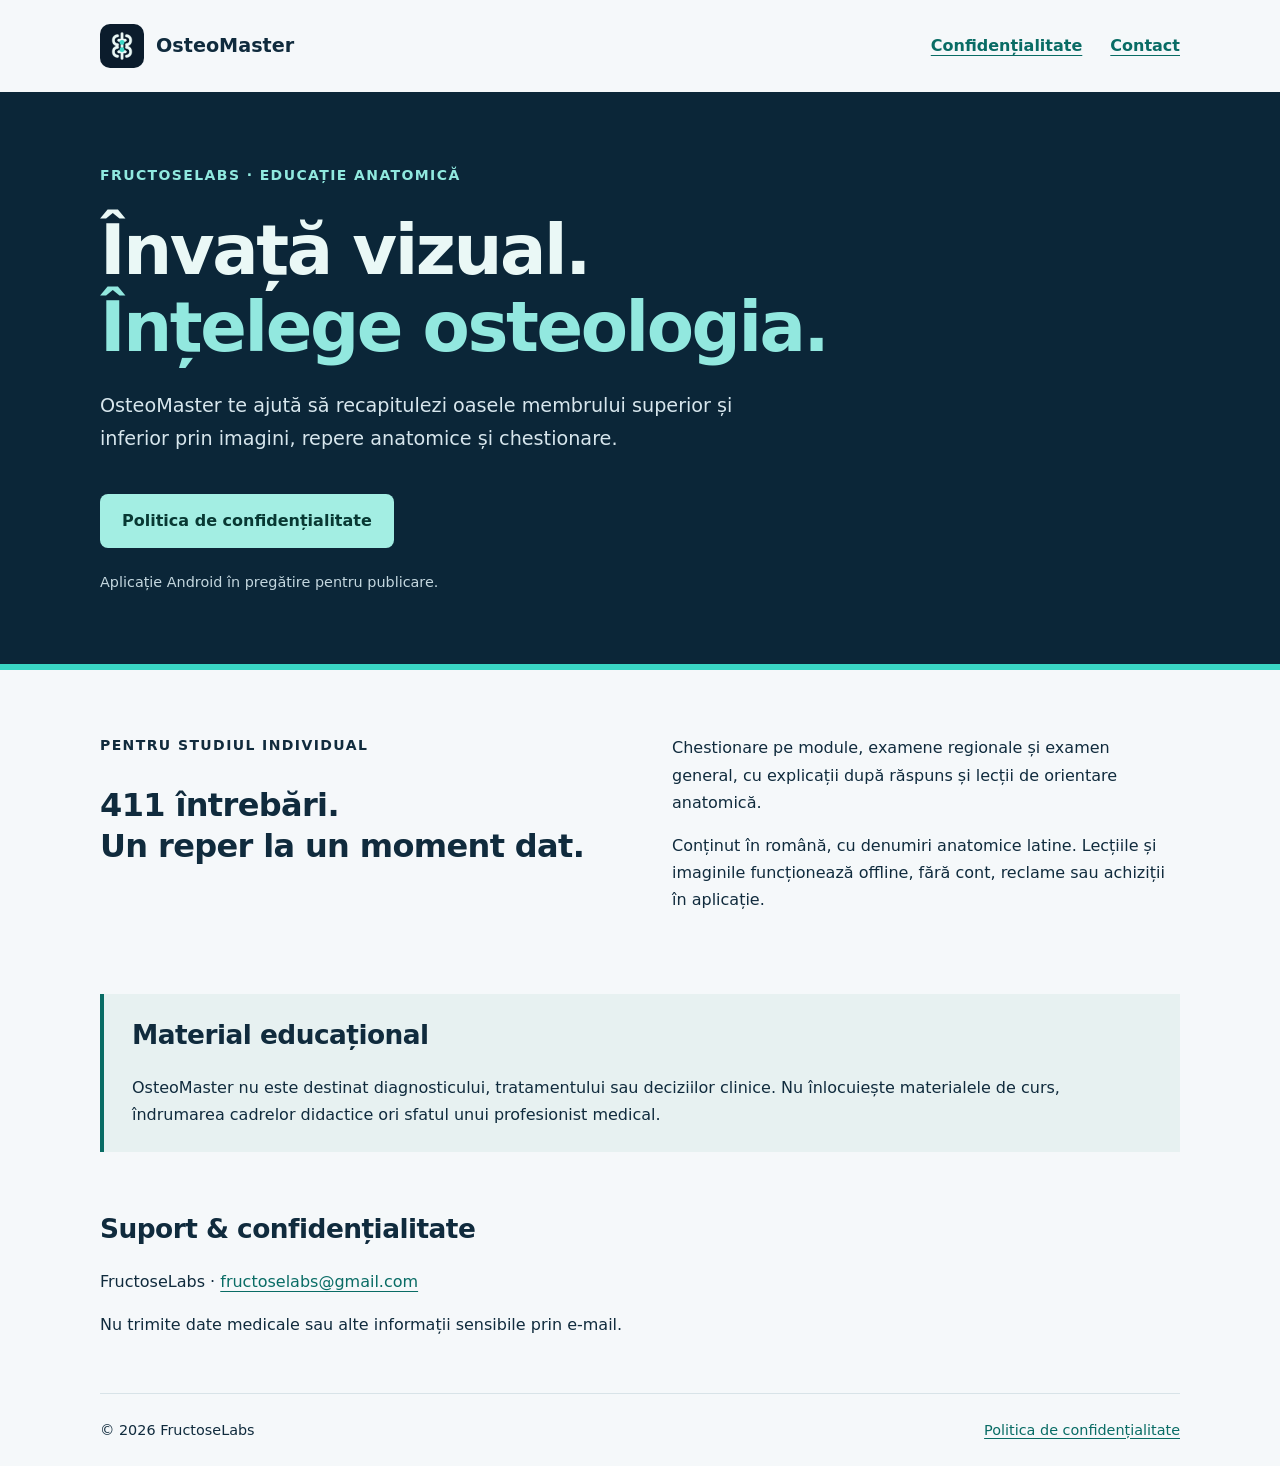
<file: index.html>
<!doctype html>
<html lang="ro">
<head>
  <meta charset="utf-8">
  <meta name="viewport" content="width=device-width, initial-scale=1">
  <meta name="description" content="OsteoMaster, aplicația FructoseLabs pentru studiul vizual al osteologiei. Informații, suport și politica de confidențialitate.">
  <title>OsteoMaster · FructoseLabs</title>
  <link rel="icon" href="icon.png" type="image/png">
  <link rel="stylesheet" href="styles.css">
</head>
<body>
  <a class="skip" href="#continut">Sari la conținut</a>
  <header class="site-header wrap">
    <a class="brand" href="index.html"><img src="icon.png" alt="" width="44" height="44">OsteoMaster</a>
    <nav aria-label="Navigare principală"><a href="privacy-policy.html">Confidențialitate</a><a href="mailto:fructoselabs@gmail.com">Contact</a></nav>
  </header>
  <main id="continut">
    <section class="hero">
      <div class="wrap">
        <p class="eyebrow">FRUCTOSELABS · EDUCAȚIE ANATOMICĂ</p>
        <h1>Învață vizual.<br><span>Înțelege osteologia.</span></h1>
        <p class="lead">OsteoMaster te ajută să recapitulezi oasele membrului superior și inferior prin imagini, repere anatomice și chestionare.</p>
        <a class="button" href="privacy-policy.html">Politica de confidențialitate</a>
        <p class="availability">Aplicație Android în pregătire pentru publicare.</p>
      </div>
    </section>
    <section class="wrap details" aria-labelledby="studiu">
      <div><p class="eyebrow">PENTRU STUDIUL INDIVIDUAL</p><h2 id="studiu">411 întrebări.<br>Un reper la un moment dat.</h2></div>
      <div><p>Chestionare pe module, examene regionale și examen general, cu explicații după răspuns și lecții de orientare anatomică.</p><p>Conținut în română, cu denumiri anatomice latine. Lecțiile și imaginile funcționează offline, fără cont, reclame sau achiziții în aplicație.</p></div>
    </section>
    <aside class="wrap notice"><h2>Material educațional</h2><p>OsteoMaster nu este destinat diagnosticului, tratamentului sau deciziilor clinice. Nu înlocuiește materialele de curs, îndrumarea cadrelor didactice ori sfatul unui profesionist medical.</p></aside>
    <section class="wrap contact" aria-labelledby="suport"><h2 id="suport">Suport &amp; confidențialitate</h2><p>FructoseLabs · <a href="mailto:fructoselabs@gmail.com">fructoselabs@gmail.com</a></p><p>Nu trimite date medicale sau alte informații sensibile prin e-mail.</p></section>
  </main>
  <footer class="wrap"><span>© 2026 FructoseLabs</span><a href="privacy-policy.html">Politica de confidențialitate</a></footer>
</body>
</html>
</file>
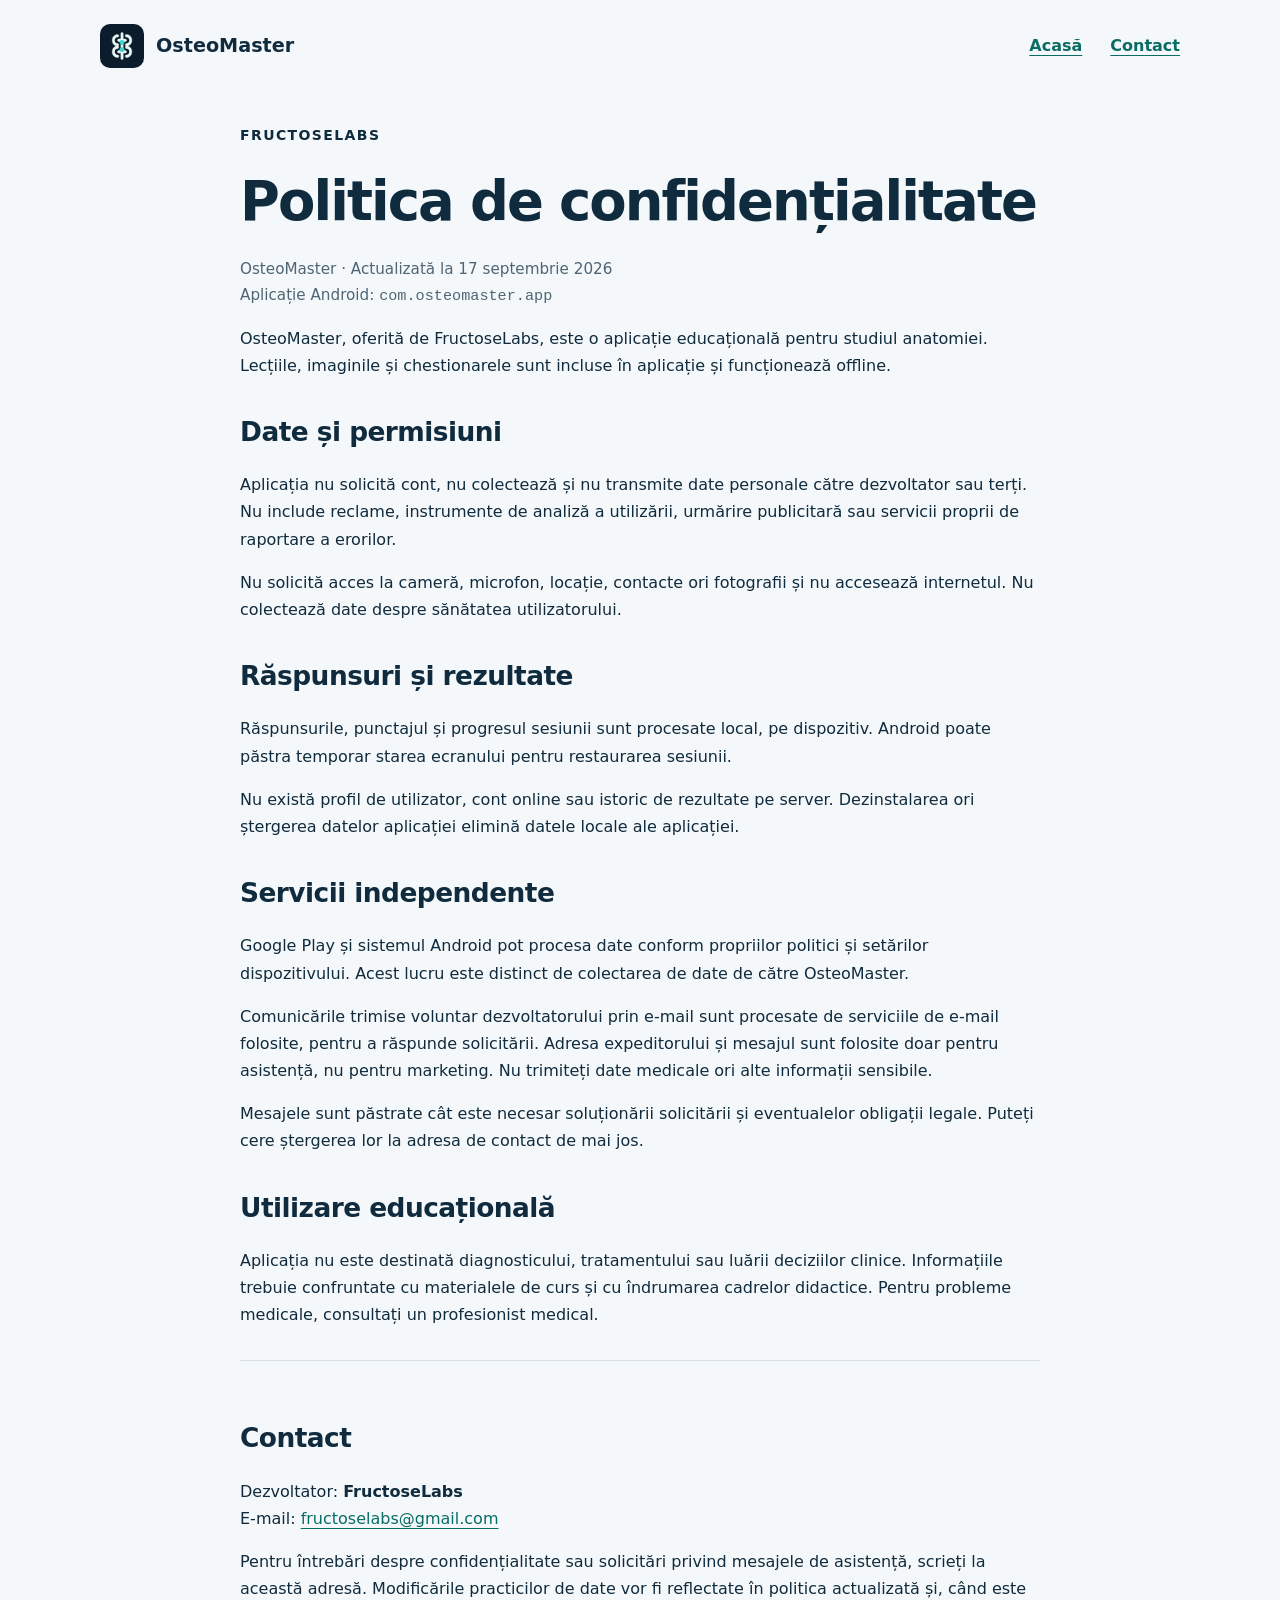
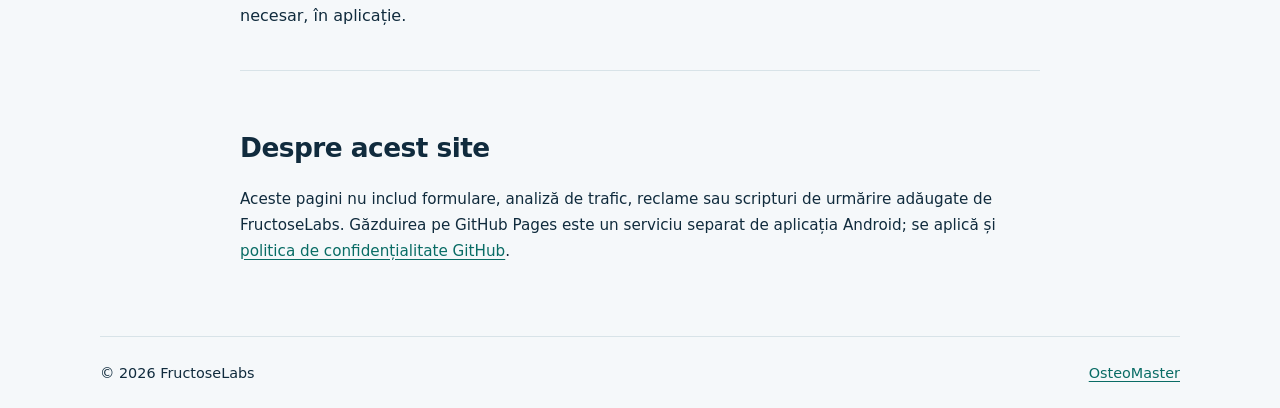
<file: privacy-policy.html>
<!doctype html>
<html lang="ro">
<head>
  <meta charset="utf-8">
  <meta name="viewport" content="width=device-width, initial-scale=1">
  <meta name="description" content="Politica de confidențialitate pentru OsteoMaster, oferită de FructoseLabs. Date, permisiuni, stocare locală și contact.">
  <title>Politica de confidențialitate · OsteoMaster</title>
  <link rel="icon" href="icon.png" type="image/png">
  <link rel="stylesheet" href="styles.css">
</head>
<body>
  <a class="skip" href="#continut">Sari la conținut</a>
  <header class="site-header wrap"><a class="brand" href="index.html"><img src="icon.png" alt="" width="44" height="44">OsteoMaster</a><nav aria-label="Navigare principală"><a href="index.html">Acasă</a><a href="mailto:fructoselabs@gmail.com">Contact</a></nav></header>
  <main id="continut" class="wrap document">
    <p class="eyebrow">FRUCTOSELABS</p>
    <h1>Politica de confidențialitate</h1>
    <p class="meta">OsteoMaster · Actualizată la <time datetime="2026-09-17">17 septembrie 2026</time><br>Aplicație Android: <code>com.osteomaster.app</code></p>
    <p>OsteoMaster, oferită de FructoseLabs, este o aplicație educațională pentru studiul anatomiei. Lecțiile, imaginile și chestionarele sunt incluse în aplicație și funcționează offline.</p>
    <h2>Date și permisiuni</h2>
    <p>Aplicația nu solicită cont, nu colectează și nu transmite date personale către dezvoltator sau terți. Nu include reclame, instrumente de analiză a utilizării, urmărire publicitară sau servicii proprii de raportare a erorilor.</p>
    <p>Nu solicită acces la cameră, microfon, locație, contacte ori fotografii și nu accesează internetul. Nu colectează date despre sănătatea utilizatorului.</p>
    <h2>Răspunsuri și rezultate</h2>
    <p>Răspunsurile, punctajul și progresul sesiunii sunt procesate local, pe dispozitiv. Android poate păstra temporar starea ecranului pentru restaurarea sesiunii.</p>
    <p>Nu există profil de utilizator, cont online sau istoric de rezultate pe server. Dezinstalarea ori ștergerea datelor aplicației elimină datele locale ale aplicației.</p>
    <h2>Servicii independente</h2>
    <p>Google Play și sistemul Android pot procesa date conform propriilor politici și setărilor dispozitivului. Acest lucru este distinct de colectarea de date de către OsteoMaster.</p>
    <p>Comunicările trimise voluntar dezvoltatorului prin e-mail sunt procesate de serviciile de e-mail folosite, pentru a răspunde solicitării. Adresa expeditorului și mesajul sunt folosite doar pentru asistență, nu pentru marketing. Nu trimiteți date medicale ori alte informații sensibile.</p>
    <p>Mesajele sunt păstrate cât este necesar soluționării solicitării și eventualelor obligații legale. Puteți cere ștergerea lor la adresa de contact de mai jos.</p>
    <h2>Utilizare educațională</h2>
    <p>Aplicația nu este destinată diagnosticului, tratamentului sau luării deciziilor clinice. Informațiile trebuie confruntate cu materialele de curs și cu îndrumarea cadrelor didactice. Pentru probleme medicale, consultați un profesionist medical.</p>
    <section class="contact-box" aria-labelledby="contact"><h2 id="contact">Contact</h2><p>Dezvoltator: <strong>FructoseLabs</strong><br>E-mail: <a href="mailto:fructoselabs@gmail.com">fructoselabs@gmail.com</a></p><p>Pentru întrebări despre confidențialitate sau solicitări privind mesajele de asistență, scrieți la această adresă. Modificările practicilor de date vor fi reflectate în politica actualizată și, când este necesar, în aplicație.</p></section>
    <aside class="host-note"><h2>Despre acest site</h2><p>Aceste pagini nu includ formulare, analiză de trafic, reclame sau scripturi de urmărire adăugate de FructoseLabs. Găzduirea pe GitHub Pages este un serviciu separat de aplicația Android; se aplică și <a href="https://docs.github.com/en/site-policy/privacy-policies/github-general-privacy-statement">politica de confidențialitate GitHub</a>.</p></aside>
  </main>
  <footer class="wrap"><span>© 2026 FructoseLabs</span><a href="index.html">OsteoMaster</a></footer>
</body>
</html>
</file>
<file: styles.css>
:root{color-scheme:light;--ink:#102b3d;--teal:#096c65;--paper:#f5f8fa;--line:#d8e3e8}
*{box-sizing:border-box}html{scroll-behavior:auto}body{margin:0;background:var(--paper);color:var(--ink);font:1rem/1.7 system-ui,-apple-system,"Segoe UI",sans-serif}a{color:var(--teal);text-underline-offset:.22em;overflow-wrap:anywhere}a:hover{text-decoration-thickness:2px}a:focus-visible{outline:3px solid #ba5800;outline-offset:5px}.wrap{width:min(1080px,calc(100% - 48px));margin-inline:auto}.site-header{display:flex;align-items:center;justify-content:space-between;gap:24px;padding-block:24px}.brand{display:flex;align-items:center;gap:12px;font-size:1.2rem;font-weight:750;color:var(--ink);text-decoration:none}.brand img{border-radius:10px}nav{display:flex;flex-wrap:wrap;gap:12px 28px}nav a{font-weight:600;padding-block:8px}.hero{background:#0b2638;color:#eaf8f6;padding:72px 0 56px;border-bottom:6px solid #39d6c5}.eyebrow{font-size:.875rem;letter-spacing:.1em;font-weight:700}.hero .eyebrow{color:#90e9df}h1{font-size:clamp(2.35rem,5.5vw,4.3rem);line-height:1.12;letter-spacing:-.035em;margin:24px 0}h1 span{color:#92e8df}.lead{font-size:1.2rem;max-width:690px;color:#d7e6ed}.button{display:inline-block;background:#a3eee3;color:#083833;font-weight:700;padding:13px 22px;border-radius:8px;text-decoration:none;margin-top:20px}.availability{font-size:.9rem;color:#c4d7df;margin-top:22px}.details{display:grid;grid-template-columns:1fr 1fr;gap:64px;padding-block:64px}h2{font-size:1.65rem;line-height:1.3;letter-spacing:-.02em}p{margin:0 0 1em}.details h2{font-size:2rem}.notice{border-left:4px solid var(--teal);padding:24px 28px;background:#e7f1f1}.notice h2{margin-top:0}.notice p{margin-bottom:0}.contact{padding-block:38px}footer{display:flex;flex-wrap:wrap;justify-content:space-between;gap:12px;border-top:1px solid var(--line);padding-block:24px;font-size:.9rem}.skip{position:absolute;top:-100px;left:12px;background:white;padding:12px;z-index:2}.skip:focus{top:12px}.document{max-width:800px;padding-block:32px 56px}.document h1{font-size:clamp(2.2rem,5vw,3.4rem)}.document h2{margin-top:36px}.document .meta{color:#4e6574;font-size:.95rem}.document .contact-box{margin-top:32px;border-top:1px solid var(--line);padding-top:24px}.document code{overflow-wrap:anywhere}.host-note{font-size:.95rem;border-top:1px solid var(--line);margin-top:40px;padding-top:24px}
@media(max-width:650px){.wrap{width:calc(100% - 36px)}.site-header{align-items:flex-start;flex-direction:column;gap:10px;padding-block:18px}.hero{padding:42px 0 34px}.details{grid-template-columns:1fr;gap:16px;padding-block:38px}.notice{padding:20px}.contact{padding-block:26px}.document{padding-top:16px}nav{gap:18px}}
@media print{body{background:white;color:black}.site-header nav,.skip,footer{display:none}.wrap{width:100%}.document{max-width:none}a{color:black}}
body{overflow-wrap:anywhere}.brand{max-width:100%}.brand img{flex-shrink:0}
</file>
